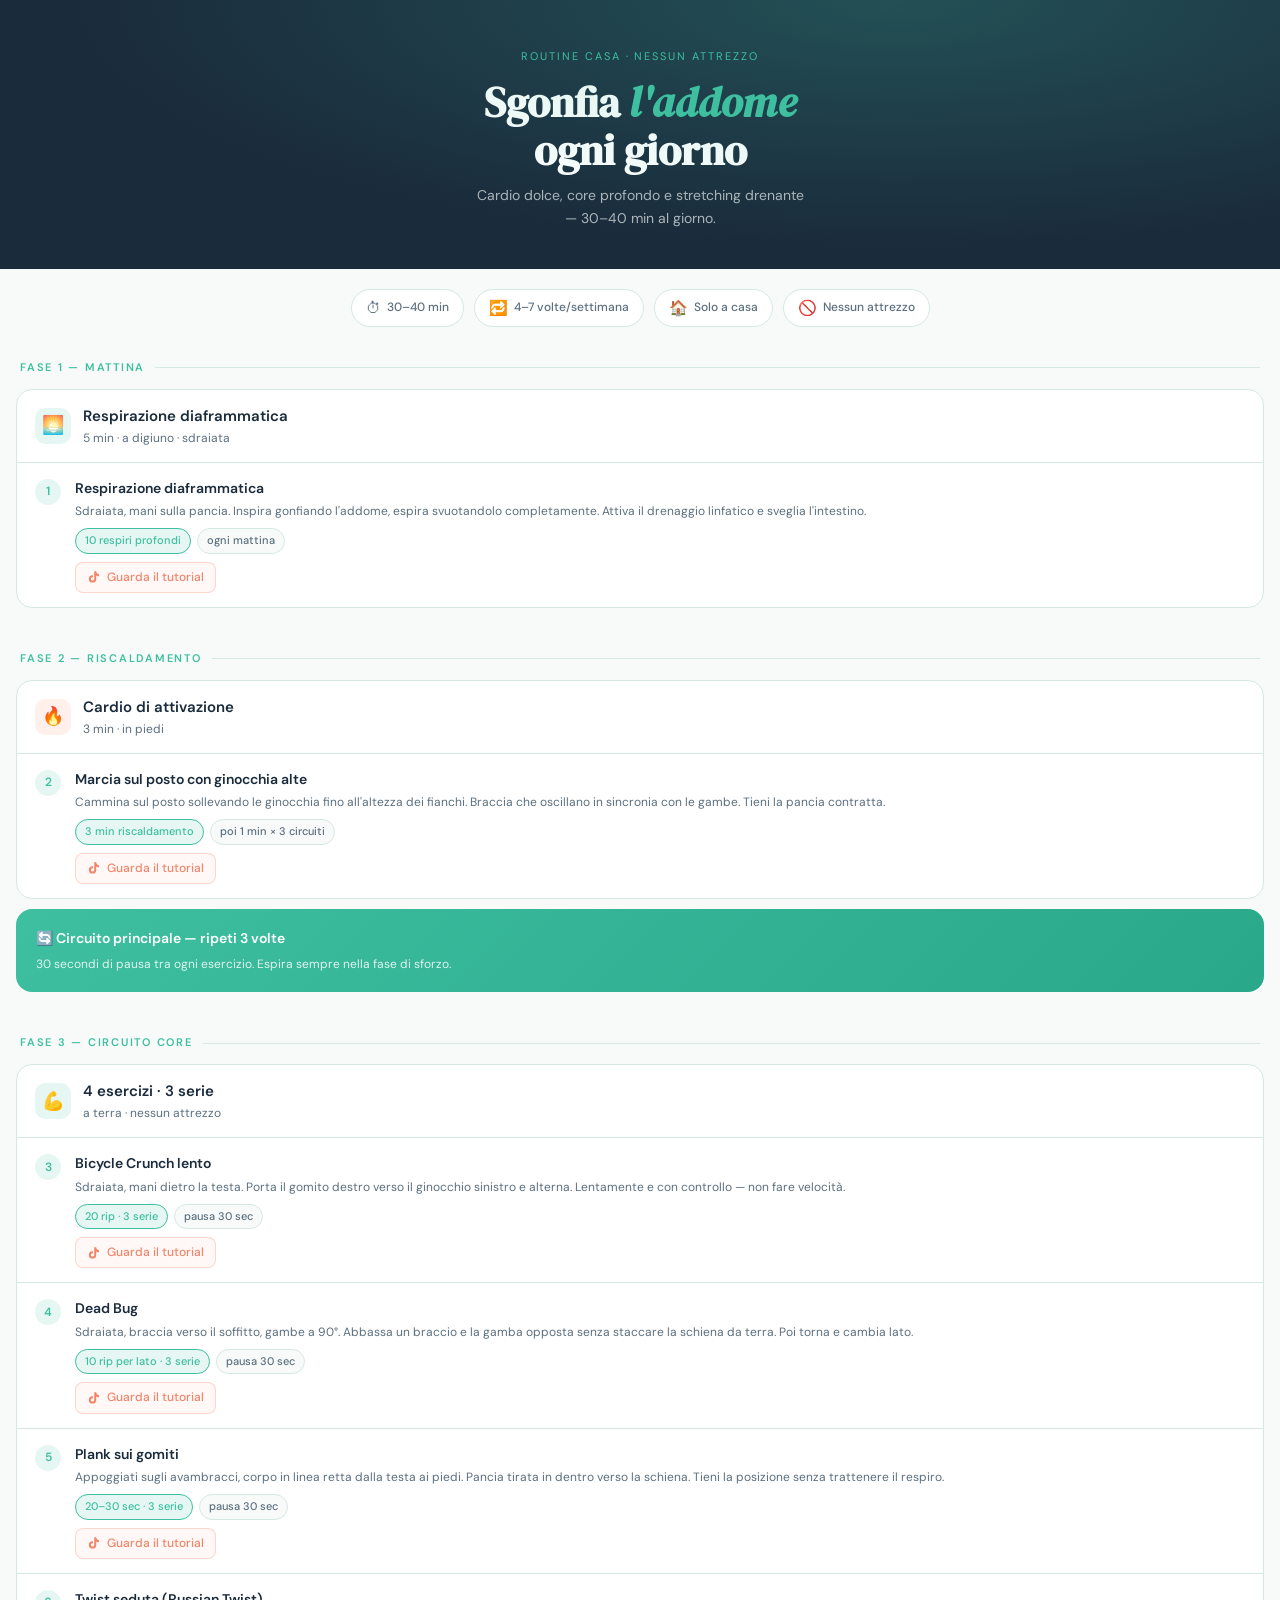
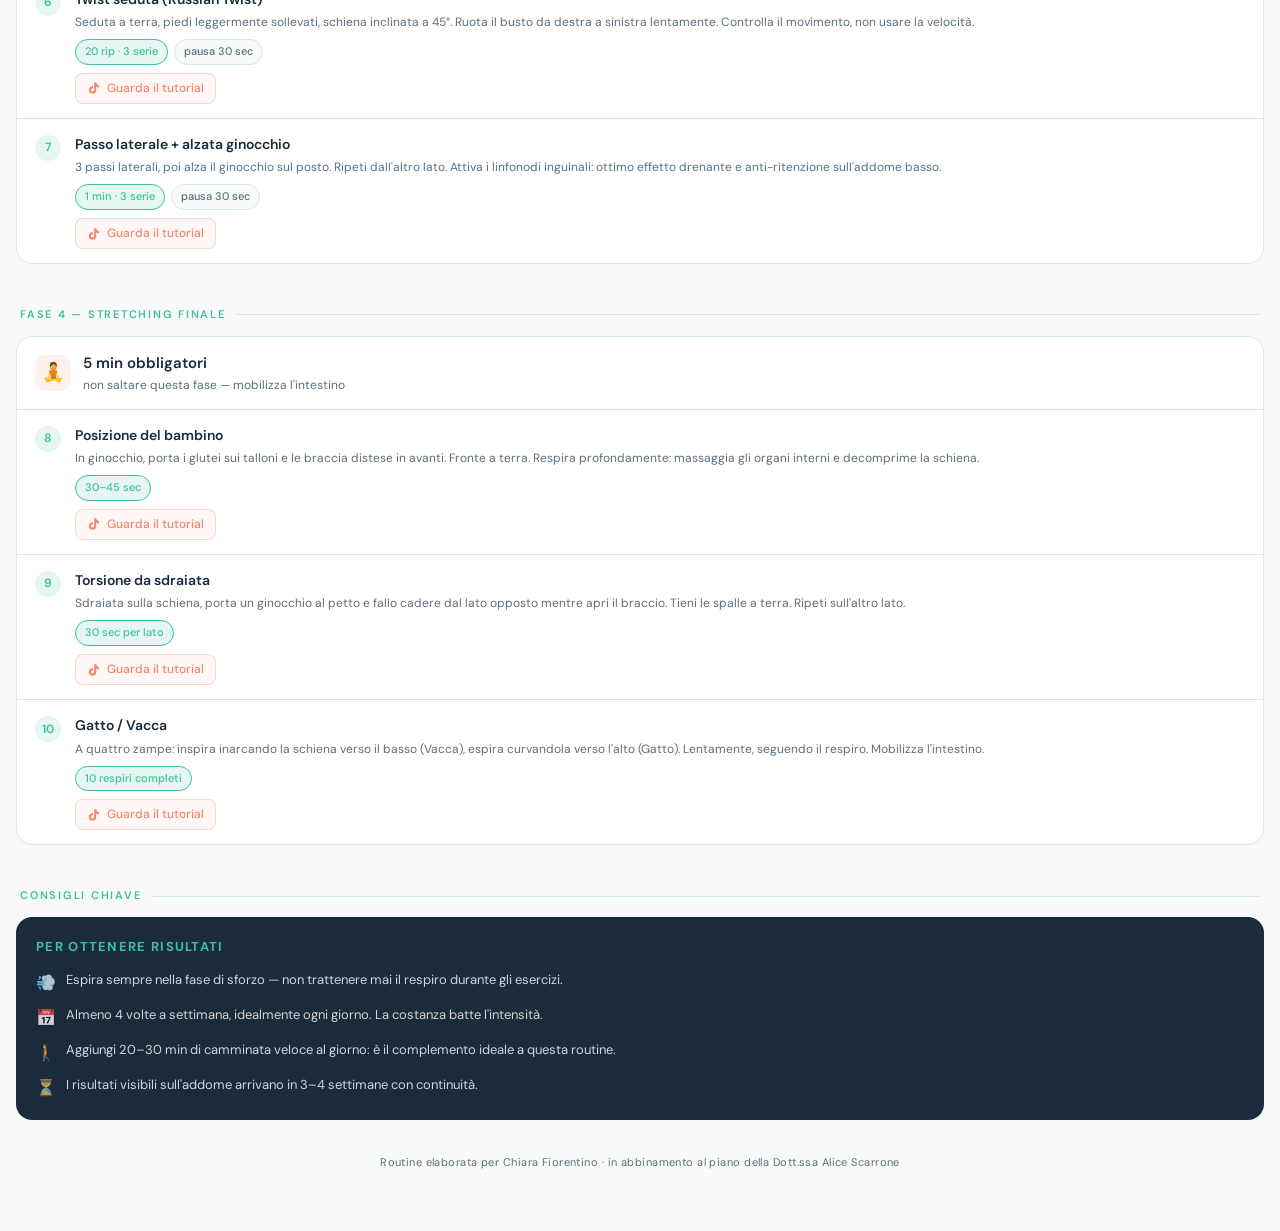
<file: chiaraFiorentinoAddome.html>
<!DOCTYPE html>
<html lang="it">
<head>
<meta charset="UTF-8">
<meta name="viewport" content="width=device-width, initial-scale=1.0">
<title>Routine Addome – Chiara</title>
<style>
  @import url('https://fonts.googleapis.com/css2?family=DM+Sans:wght@300;400;500;600&family=DM+Serif+Display:ital@0;1&display=swap');

  *, *::before, *::after { box-sizing: border-box; margin: 0; padding: 0; }

  :root {
    --mint:    #3DBFA0;
    --mint-lt: #E6F7F3;
    --coral:   #F2856A;
    --navy:    #1A2B3C;
    --slate:   #5C6F7E;
    --bg:      #F7FAF9;
    --white:   #FFFFFF;
    --rule:    #D6E8E3;
  }

  body {
    font-family: 'DM Sans', sans-serif;
    background: var(--bg);
    color: var(--navy);
    line-height: 1.6;
    padding: 0 0 60px;
  }

  /* ── HERO ── */
  .hero {
    background: var(--navy);
    color: var(--white);
    padding: 48px 24px 40px;
    text-align: center;
    position: relative;
    overflow: hidden;
  }
  .hero::before {
    content: '';
    position: absolute; inset: 0;
    background: radial-gradient(ellipse at 70% 0%, rgba(61,191,160,.25) 0%, transparent 65%);
    pointer-events: none;
  }
  .hero-label {
    font-size: 11px; letter-spacing: .18em; text-transform: uppercase;
    color: var(--mint); margin-bottom: 12px;
  }
  .hero h1 {
    font-family: 'DM Serif Display', serif;
    font-size: clamp(28px, 7vw, 42px);
    line-height: 1.15;
    margin-bottom: 10px;
  }
  .hero h1 em { font-style: italic; color: var(--mint); }
  .hero p { font-size: 14px; color: rgba(255,255,255,.65); max-width: 340px; margin: 0 auto; }

  /* ── BADGES ── */
  .badges {
    display: flex; justify-content: center; gap: 10px;
    flex-wrap: wrap; padding: 20px 16px 0;
  }
  .badge {
    background: var(--white); border: 1px solid var(--rule);
    border-radius: 99px; padding: 6px 14px;
    font-size: 12px; font-weight: 500; color: var(--slate);
    display: flex; align-items: center; gap: 6px;
  }
  .badge span { font-size: 15px; }

  /* ── SECTION HEADER ── */
  .section-label {
    display: flex; align-items: center; gap: 10px;
    padding: 32px 20px 12px;
    font-size: 11px; letter-spacing: .16em; text-transform: uppercase;
    color: var(--mint); font-weight: 600;
  }
  .section-label::after {
    content: ''; flex: 1; height: 1px; background: var(--rule);
  }

  /* ── PHASE CARD ── */
  .phase {
    margin: 0 16px 10px;
    background: var(--white);
    border-radius: 16px;
    border: 1px solid var(--rule);
    overflow: hidden;
  }
  .phase-head {
    display: flex; align-items: center; gap: 12px;
    padding: 14px 18px;
    border-bottom: 1px solid var(--rule);
  }
  .phase-icon {
    width: 36px; height: 36px; border-radius: 10px;
    display: flex; align-items: center; justify-content: center;
    font-size: 18px; flex-shrink: 0;
  }
  .phase-head h2 { font-size: 15px; font-weight: 600; }
  .phase-head .sub { font-size: 12px; color: var(--slate); margin-top: 1px; }

  /* ── EXERCISE ROW ── */
  .ex {
    display: flex; align-items: flex-start; gap: 14px;
    padding: 14px 18px;
    border-bottom: 1px solid var(--rule);
  }
  .ex:last-child { border-bottom: none; }
  .ex-num {
    width: 26px; height: 26px; border-radius: 50%;
    background: var(--mint-lt); color: var(--mint);
    font-size: 12px; font-weight: 600;
    display: flex; align-items: center; justify-content: center;
    flex-shrink: 0; margin-top: 2px;
  }
  .ex-body { flex: 1; min-width: 0; }
  .ex-name { font-size: 14px; font-weight: 600; margin-bottom: 3px; }
  .ex-desc { font-size: 12px; color: var(--slate); margin-bottom: 8px; line-height: 1.5; }
  .ex-meta {
    display: flex; flex-wrap: wrap; gap: 6px; margin-bottom: 8px;
  }
  .pill {
    font-size: 11px; font-weight: 500; padding: 3px 9px;
    border-radius: 99px; border: 1px solid var(--rule);
    color: var(--slate); background: var(--bg);
  }
  .pill.accent {
    background: var(--mint-lt); border-color: var(--mint);
    color: var(--mint);
  }
  .yt-link {
    display: inline-flex; align-items: center; gap: 6px;
    font-size: 12px; font-weight: 500;
    color: var(--coral); text-decoration: none;
    padding: 5px 11px; border-radius: 8px;
    border: 1px solid rgba(242,133,106,.3);
    background: rgba(242,133,106,.06);
    transition: background .15s;
  }
  .yt-link:hover { background: rgba(242,133,106,.14); }
  .yt-link svg { flex-shrink: 0; }

  /* ── TIPS BOX ── */
  .tips {
    margin: 0 16px 10px;
    background: var(--navy);
    border-radius: 16px;
    padding: 20px;
    color: var(--white);
  }
  .tips h3 {
    font-size: 13px; letter-spacing: .1em; text-transform: uppercase;
    color: var(--mint); margin-bottom: 12px;
  }
  .tip-row {
    display: flex; gap: 10px; margin-bottom: 10px;
    font-size: 13px; line-height: 1.5; color: rgba(255,255,255,.8);
  }
  .tip-row:last-child { margin-bottom: 0; }
  .tip-icon { font-size: 16px; flex-shrink: 0; margin-top: 1px; }

  /* ── CIRCUIT STRIP ── */
  .circuit-strip {
    margin: 0 16px 10px;
    background: linear-gradient(135deg, var(--mint) 0%, #2AA88A 100%);
    border-radius: 16px; padding: 18px 20px;
    color: var(--white);
  }
  .circuit-strip h3 { font-size: 14px; font-weight: 600; margin-bottom: 6px; }
  .circuit-strip p  { font-size: 12px; opacity: .85; }

  footer {
    text-align: center; font-size: 11px; color: var(--slate);
    padding: 24px 16px 0; letter-spacing: .04em;
  }
</style>
</head>
<body>

<!-- HERO -->
<div class="hero">
  <div class="hero-label">Routine casa · Nessun attrezzo</div>
  <h1>Sgonfia <em>l'addome</em><br>ogni giorno</h1>
  <p>Cardio dolce, core profondo e stretching drenante — 30–40 min al giorno.</p>
</div>

<div class="badges">
  <div class="badge"><span>⏱</span> 30–40 min</div>
  <div class="badge"><span>🔁</span> 4–7 volte/settimana</div>
  <div class="badge"><span>🏠</span> Solo a casa</div>
  <div class="badge"><span>🚫</span> Nessun attrezzo</div>
</div>

<!-- ══ FASE 1 ══ -->
<div class="section-label">Fase 1 — Mattina</div>

<div class="phase">
  <div class="phase-head">
    <div class="phase-icon" style="background:#E6F7F3;">🌅</div>
    <div>
      <div class="h2" style="font-size:15px;font-weight:600;">Respirazione diaframmatica</div>
      <div class="sub">5 min · a digiuno · sdraiata</div>
    </div>
  </div>

  <div class="ex">
    <div class="ex-num">1</div>
    <div class="ex-body">
      <div class="ex-name">Respirazione diaframmatica</div>
      <div class="ex-desc">Sdraiata, mani sulla pancia. Inspira gonfiando l'addome, espira svuotandolo completamente. Attiva il drenaggio linfatico e sveglia l'intestino.</div>
      <div class="ex-meta">
        <span class="pill accent">10 respiri profondi</span>
        <span class="pill">ogni mattina</span>
      </div>
      <a class="yt-link" href="https://www.youtube.com/watch?v=E229d33XWqg" target="_blank">
        <svg width="14" height="14" viewBox="0 0 24 24" fill="currentColor"><path d="M19.59 6.69a4.83 4.83 0 0 1-3.77-4.25V2h-3.45v13.67a2.89 2.89 0 0 1-2.88 2.5 2.89 2.89 0 0 1-2.89-2.89 2.89 2.89 0 0 1 2.89-2.89c.28 0 .54.04.79.1V9.01a6.3 6.3 0 0 0-.79-.05 6.34 6.34 0 0 0-6.34 6.34 6.34 6.34 0 0 0 6.34 6.34 6.34 6.34 0 0 0 6.33-6.34V9.35a8.16 8.16 0 0 0 4.77 1.52V7.44a4.85 4.85 0 0 1-1-.75z"/></svg>
        Guarda il tutorial
      </a>
    </div>
  </div>
</div>

<!-- ══ FASE 2 ══ -->
<div class="section-label">Fase 2 — Riscaldamento</div>

<div class="phase">
  <div class="phase-head">
    <div class="phase-icon" style="background:#FFF0EB;">🔥</div>
    <div>
      <div style="font-size:15px;font-weight:600;">Cardio di attivazione</div>
      <div class="sub">3 min · in piedi</div>
    </div>
  </div>

  <div class="ex">
    <div class="ex-num">2</div>
    <div class="ex-body">
      <div class="ex-name">Marcia sul posto con ginocchia alte</div>
      <div class="ex-desc">Cammina sul posto sollevando le ginocchia fino all'altezza dei fianchi. Braccia che oscillano in sincronia con le gambe. Tieni la pancia contratta.</div>
      <div class="ex-meta">
        <span class="pill accent">3 min riscaldamento</span>
        <span class="pill">poi 1 min × 3 circuiti</span>
      </div>
      <a class="yt-link" href="https://www.youtube.com/watch?v=ukOopTAacyA" target="_blank">
        <svg width="14" height="14" viewBox="0 0 24 24" fill="currentColor"><path d="M19.59 6.69a4.83 4.83 0 0 1-3.77-4.25V2h-3.45v13.67a2.89 2.89 0 0 1-2.88 2.5 2.89 2.89 0 0 1-2.89-2.89 2.89 2.89 0 0 1 2.89-2.89c.28 0 .54.04.79.1V9.01a6.3 6.3 0 0 0-.79-.05 6.34 6.34 0 0 0-6.34 6.34 6.34 6.34 0 0 0 6.34 6.34 6.34 6.34 0 0 0 6.33-6.34V9.35a8.16 8.16 0 0 0 4.77 1.52V7.44a4.85 4.85 0 0 1-1-.75z"/></svg>
        Guarda il tutorial
      </a>
    </div>
  </div>
</div>

<!-- ══ CIRCUITO ══ -->
<div class="circuit-strip">
  <h3>🔄 Circuito principale — ripeti 3 volte</h3>
  <p>30 secondi di pausa tra ogni esercizio. Espira sempre nella fase di sforzo.</p>
</div>

<div class="section-label">Fase 3 — Circuito Core</div>

<div class="phase">
  <div class="phase-head">
    <div class="phase-icon" style="background:#E6F7F3;">💪</div>
    <div>
      <div style="font-size:15px;font-weight:600;">4 esercizi · 3 serie</div>
      <div class="sub">a terra · nessun attrezzo</div>
    </div>
  </div>

  <div class="ex">
    <div class="ex-num">3</div>
    <div class="ex-body">
      <div class="ex-name">Bicycle Crunch lento</div>
      <div class="ex-desc">Sdraiata, mani dietro la testa. Porta il gomito destro verso il ginocchio sinistro e alterna. Lentamente e con controllo — non fare velocità.</div>
      <div class="ex-meta">
        <span class="pill accent">20 rip · 3 serie</span>
        <span class="pill">pausa 30 sec</span>
      </div>
      <a class="yt-link" href="https://www.youtube.com/watch?v=RC4wOdLdZr0" target="_blank">
        <svg width="14" height="14" viewBox="0 0 24 24" fill="currentColor"><path d="M19.59 6.69a4.83 4.83 0 0 1-3.77-4.25V2h-3.45v13.67a2.89 2.89 0 0 1-2.88 2.5 2.89 2.89 0 0 1-2.89-2.89 2.89 2.89 0 0 1 2.89-2.89c.28 0 .54.04.79.1V9.01a6.3 6.3 0 0 0-.79-.05 6.34 6.34 0 0 0-6.34 6.34 6.34 6.34 0 0 0 6.34 6.34 6.34 6.34 0 0 0 6.33-6.34V9.35a8.16 8.16 0 0 0 4.77 1.52V7.44a4.85 4.85 0 0 1-1-.75z"/></svg>
        Guarda il tutorial
      </a>
    </div>
  </div>

  <div class="ex">
    <div class="ex-num">4</div>
    <div class="ex-body">
      <div class="ex-name">Dead Bug</div>
      <div class="ex-desc">Sdraiata, braccia verso il soffitto, gambe a 90°. Abbassa un braccio e la gamba opposta senza staccare la schiena da terra. Poi torna e cambia lato.</div>
      <div class="ex-meta">
        <span class="pill accent">10 rip per lato · 3 serie</span>
        <span class="pill">pausa 30 sec</span>
      </div>
      <a class="yt-link" href="https://www.youtube.com/watch?v=gjOBXwBO9LM" target="_blank">
        <svg width="14" height="14" viewBox="0 0 24 24" fill="currentColor"><path d="M19.59 6.69a4.83 4.83 0 0 1-3.77-4.25V2h-3.45v13.67a2.89 2.89 0 0 1-2.88 2.5 2.89 2.89 0 0 1-2.89-2.89 2.89 2.89 0 0 1 2.89-2.89c.28 0 .54.04.79.1V9.01a6.3 6.3 0 0 0-.79-.05 6.34 6.34 0 0 0-6.34 6.34 6.34 6.34 0 0 0 6.34 6.34 6.34 6.34 0 0 0 6.33-6.34V9.35a8.16 8.16 0 0 0 4.77 1.52V7.44a4.85 4.85 0 0 1-1-.75z"/></svg>
        Guarda il tutorial
      </a>
    </div>
  </div>

  <div class="ex">
    <div class="ex-num">5</div>
    <div class="ex-body">
      <div class="ex-name">Plank sui gomiti</div>
      <div class="ex-desc">Appoggiati sugli avambracci, corpo in linea retta dalla testa ai piedi. Pancia tirata in dentro verso la schiena. Tieni la posizione senza trattenere il respiro.</div>
      <div class="ex-meta">
        <span class="pill accent">20–30 sec · 3 serie</span>
        <span class="pill">pausa 30 sec</span>
      </div>
      <a class="yt-link" href="https://www.youtube.com/watch?v=iwJ5ux6nUVM" target="_blank">
        <svg width="14" height="14" viewBox="0 0 24 24" fill="currentColor"><path d="M19.59 6.69a4.83 4.83 0 0 1-3.77-4.25V2h-3.45v13.67a2.89 2.89 0 0 1-2.88 2.5 2.89 2.89 0 0 1-2.89-2.89 2.89 2.89 0 0 1 2.89-2.89c.28 0 .54.04.79.1V9.01a6.3 6.3 0 0 0-.79-.05 6.34 6.34 0 0 0-6.34 6.34 6.34 6.34 0 0 0 6.34 6.34 6.34 6.34 0 0 0 6.33-6.34V9.35a8.16 8.16 0 0 0 4.77 1.52V7.44a4.85 4.85 0 0 1-1-.75z"/></svg>
        Guarda il tutorial
      </a>
    </div>
  </div>

  <div class="ex">
    <div class="ex-num">6</div>
    <div class="ex-body">
      <div class="ex-name">Twist seduta (Russian Twist)</div>
      <div class="ex-desc">Seduta a terra, piedi leggermente sollevati, schiena inclinata a 45°. Ruota il busto da destra a sinistra lentamente. Controlla il movimento, non usare la velocità.</div>
      <div class="ex-meta">
        <span class="pill accent">20 rip · 3 serie</span>
        <span class="pill">pausa 30 sec</span>
      </div>
      <a class="yt-link" href="https://www.youtube.com/watch?v=KKJt9RhZIrs" target="_blank">
        <svg width="14" height="14" viewBox="0 0 24 24" fill="currentColor"><path d="M19.59 6.69a4.83 4.83 0 0 1-3.77-4.25V2h-3.45v13.67a2.89 2.89 0 0 1-2.88 2.5 2.89 2.89 0 0 1-2.89-2.89 2.89 2.89 0 0 1 2.89-2.89c.28 0 .54.04.79.1V9.01a6.3 6.3 0 0 0-.79-.05 6.34 6.34 0 0 0-6.34 6.34 6.34 6.34 0 0 0 6.34 6.34 6.34 6.34 0 0 0 6.33-6.34V9.35a8.16 8.16 0 0 0 4.77 1.52V7.44a4.85 4.85 0 0 1-1-.75z"/></svg>
        Guarda il tutorial
      </a>
    </div>
  </div>

  <div class="ex">
    <div class="ex-num">7</div>
    <div class="ex-body">
      <div class="ex-name">Passo laterale + alzata ginocchio</div>
      <div class="ex-desc">3 passi laterali, poi alza il ginocchio sul posto. Ripeti dall'altro lato. Attiva i linfonodi inguinali: ottimo effetto drenante e anti-ritenzione sull'addome basso.</div>
      <div class="ex-meta">
        <span class="pill accent">1 min · 3 serie</span>
        <span class="pill">pausa 30 sec</span>
      </div>
      <a class="yt-link" href="https://www.youtube.com/watch?v=3x_XVz4I4vo" target="_blank">
        <svg width="14" height="14" viewBox="0 0 24 24" fill="currentColor"><path d="M19.59 6.69a4.83 4.83 0 0 1-3.77-4.25V2h-3.45v13.67a2.89 2.89 0 0 1-2.88 2.5 2.89 2.89 0 0 1-2.89-2.89 2.89 2.89 0 0 1 2.89-2.89c.28 0 .54.04.79.1V9.01a6.3 6.3 0 0 0-.79-.05 6.34 6.34 0 0 0-6.34 6.34 6.34 6.34 0 0 0 6.34 6.34 6.34 6.34 0 0 0 6.33-6.34V9.35a8.16 8.16 0 0 0 4.77 1.52V7.44a4.85 4.85 0 0 1-1-.75z"/></svg>
        Guarda il tutorial
      </a>
    </div>
  </div>
</div>

<!-- ══ STRETCHING ══ -->
<div class="section-label">Fase 4 — Stretching finale</div>

<div class="phase">
  <div class="phase-head">
    <div class="phase-icon" style="background:#FFF0EB;">🧘</div>
    <div>
      <div style="font-size:15px;font-weight:600;">5 min obbligatori</div>
      <div class="sub">non saltare questa fase — mobilizza l'intestino</div>
    </div>
  </div>

  <div class="ex">
    <div class="ex-num">8</div>
    <div class="ex-body">
      <div class="ex-name">Posizione del bambino</div>
      <div class="ex-desc">In ginocchio, porta i glutei sui talloni e le braccia distese in avanti. Fronte a terra. Respira profondamente: massaggia gli organi interni e decomprime la schiena.</div>
      <div class="ex-meta">
        <span class="pill accent">30–45 sec</span>
      </div>
      <a class="yt-link" href="https://www.youtube.com/watch?v=ews4UCl1IZ0" target="_blank">
        <svg width="14" height="14" viewBox="0 0 24 24" fill="currentColor"><path d="M19.59 6.69a4.83 4.83 0 0 1-3.77-4.25V2h-3.45v13.67a2.89 2.89 0 0 1-2.88 2.5 2.89 2.89 0 0 1-2.89-2.89 2.89 2.89 0 0 1 2.89-2.89c.28 0 .54.04.79.1V9.01a6.3 6.3 0 0 0-.79-.05 6.34 6.34 0 0 0-6.34 6.34 6.34 6.34 0 0 0 6.34 6.34 6.34 6.34 0 0 0 6.33-6.34V9.35a8.16 8.16 0 0 0 4.77 1.52V7.44a4.85 4.85 0 0 1-1-.75z"/></svg>
        Guarda il tutorial
      </a>
    </div>
  </div>

  <div class="ex">
    <div class="ex-num">9</div>
    <div class="ex-body">
      <div class="ex-name">Torsione da sdraiata</div>
      <div class="ex-desc">Sdraiata sulla schiena, porta un ginocchio al petto e fallo cadere dal lato opposto mentre apri il braccio. Tieni le spalle a terra. Ripeti sull'altro lato.</div>
      <div class="ex-meta">
        <span class="pill accent">30 sec per lato</span>
      </div>
      <a class="yt-link" href="https://www.youtube.com/watch?v=ews4UCl1IZ0" target="_blank">
        <svg width="14" height="14" viewBox="0 0 24 24" fill="currentColor"><path d="M19.59 6.69a4.83 4.83 0 0 1-3.77-4.25V2h-3.45v13.67a2.89 2.89 0 0 1-2.88 2.5 2.89 2.89 0 0 1-2.89-2.89 2.89 2.89 0 0 1 2.89-2.89c.28 0 .54.04.79.1V9.01a6.3 6.3 0 0 0-.79-.05 6.34 6.34 0 0 0-6.34 6.34 6.34 6.34 0 0 0 6.34 6.34 6.34 6.34 0 0 0 6.33-6.34V9.35a8.16 8.16 0 0 0 4.77 1.52V7.44a4.85 4.85 0 0 1-1-.75z"/></svg>
        Guarda il tutorial
      </a>
    </div>
  </div>

  <div class="ex">
    <div class="ex-num">10</div>
    <div class="ex-body">
      <div class="ex-name">Gatto / Vacca</div>
      <div class="ex-desc">A quattro zampe: inspira inarcando la schiena verso il basso (Vacca), espira curvandola verso l'alto (Gatto). Lentamente, seguendo il respiro. Mobilizza l'intestino.</div>
      <div class="ex-meta">
        <span class="pill accent">10 respiri completi</span>
      </div>
      <a class="yt-link" href="https://www.youtube.com/watch?v=ews4UCl1IZ0" target="_blank">
        <svg width="14" height="14" viewBox="0 0 24 24" fill="currentColor"><path d="M19.59 6.69a4.83 4.83 0 0 1-3.77-4.25V2h-3.45v13.67a2.89 2.89 0 0 1-2.88 2.5 2.89 2.89 0 0 1-2.89-2.89 2.89 2.89 0 0 1 2.89-2.89c.28 0 .54.04.79.1V9.01a6.3 6.3 0 0 0-.79-.05 6.34 6.34 0 0 0-6.34 6.34 6.34 6.34 0 0 0 6.34 6.34 6.34 6.34 0 0 0 6.33-6.34V9.35a8.16 8.16 0 0 0 4.77 1.52V7.44a4.85 4.85 0 0 1-1-.75z"/></svg>
        Guarda il tutorial
      </a>
    </div>
  </div>
</div>

<!-- ══ TIPS ══ -->
<div class="section-label">Consigli chiave</div>

<div class="tips">
  <h3>Per ottenere risultati</h3>
  <div class="tip-row"><span class="tip-icon">💨</span><span>Espira sempre nella fase di sforzo — non trattenere mai il respiro durante gli esercizi.</span></div>
  <div class="tip-row"><span class="tip-icon">📅</span><span>Almeno 4 volte a settimana, idealmente ogni giorno. La costanza batte l'intensità.</span></div>
  <div class="tip-row"><span class="tip-icon">🚶</span><span>Aggiungi 20–30 min di camminata veloce al giorno: è il complemento ideale a questa routine.</span></div>
  <div class="tip-row"><span class="tip-icon">⏳</span><span>I risultati visibili sull'addome arrivano in 3–4 settimane con continuità.</span></div>
</div>

<footer>Routine elaborata per Chiara Fiorentino · in abbinamento al piano della Dott.ssa Alice Scarrone</footer>

</body>
</html>
</file>
